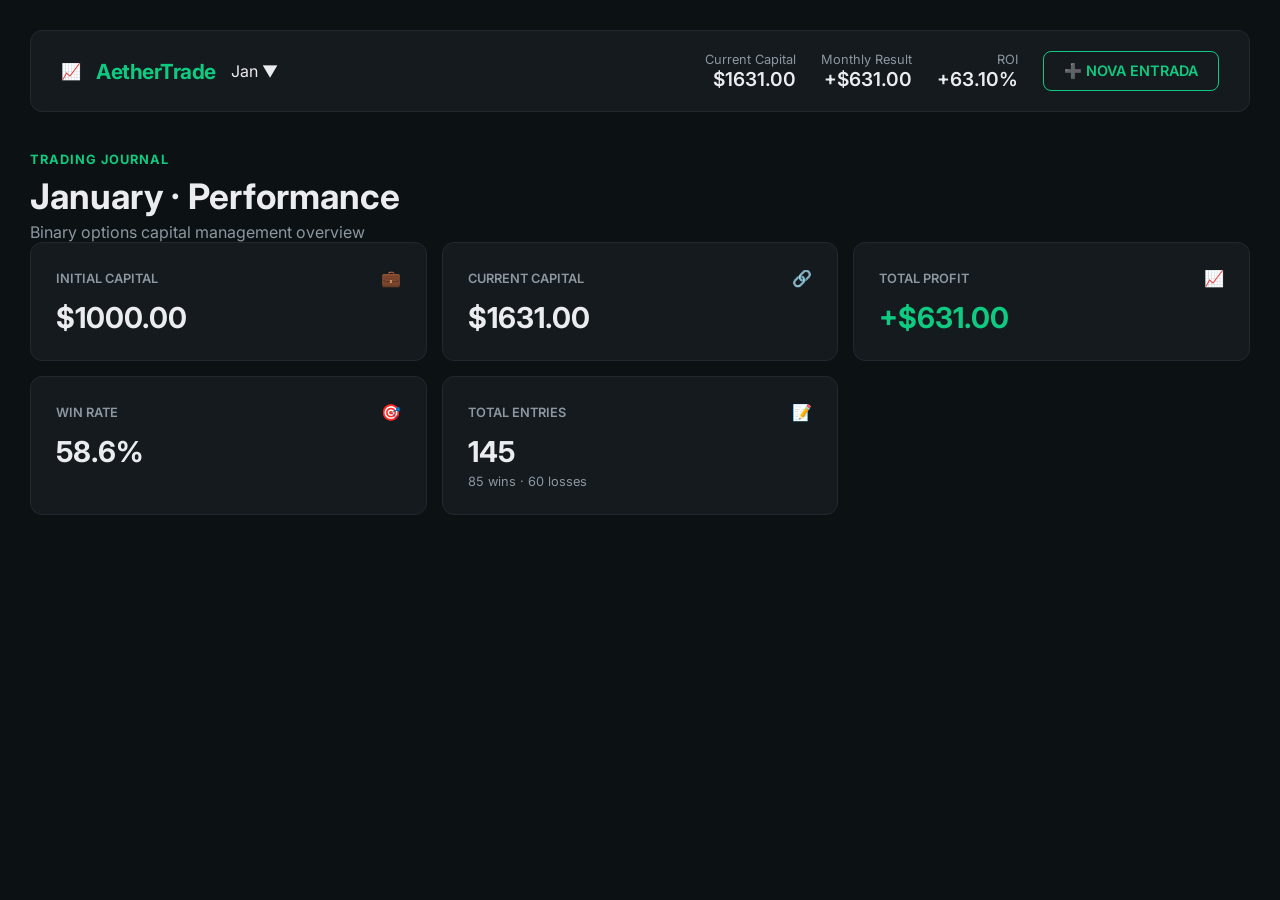
<file: index.html>
<!DOCTYPE html>
<html lang="pt-BR">
<head>
    <meta charset="UTF-8">
    <meta name="viewport" content="width=device-width, initial-scale=1.0">
    <title>AetherTrade - Trading Journal Pro</title>
    <link href="https://fonts.googleapis.com/css2?family=Inter:wght@400;500;600;700&display=swap" rel="stylesheet">
    <link rel="stylesheet" href="./style.css">
</head>
<body>

    <div class="dashboard-container">
        
        <header class="main-header">
            <div class="logo-area">
                <span class="icon">📈</span>
                <span class="brand-name">AetherTrade</span>
                <span class="month-selector">Jan <span class="arrow-down">▼</span></span>
            </div>
            <div class="summary-area">
                <div class="summary-item">
                    <span class="label">Current Capital</span>
                    <span class="value">$1631.00</span>
                </div>
                <div class="summary-item">
                    <span class="label">Monthly Result</span>
                    <span class="value result-win">+$631.00</span>
                </div>
                <div class="summary-item">
                    <span class="label">ROI</span>
                    <span class="value result-win">+63.10%</span>
                </div>
                <button class="btn-new-entry">➕ NOVA ENTRADA</button>
            </div>
        </header>

        <section class="performance-title">
            <p class="journal-tag">TRADING JOURNAL</p>
            <h1>January · Performance</h1>
            <p class="journal-sub">Binary options capital management overview</p>
        </section>

        <section class="kpi-grid">
            
            <div class="kpi-card">
                <div class="kpi-icon-row">
                    <span class="kpi-label">INITIAL CAPITAL</span>
                    <span class="kpi-icon">💼</span>
                </div>
                <p class="kpi-value">$1000.00</p>
            </div>

            <div class="kpi-card">
                <div class="kpi-icon-row">
                    <span class="kpi-label">CURRENT CAPITAL</span>
                    <span class="kpi-icon">🔗</span>
                </div>
                <p class="kpi-value">$1631.00</p>
            </div>

            <div class="kpi-card">
                <div class="kpi-icon-row">
                    <span class="kpi-label">TOTAL PROFIT</span>
                    <span class="kpi-icon kpi-icon-win">📈</span>
                </div>
                <p class="kpi-value value-win">+$631.00</p>
            </div>

            <div class="kpi-card">
                <div class="kpi-icon-row">
                    <span class="kpi-label">WIN RATE</span>
                    <span class="kpi-icon">🎯</span>
                </div>
                <p class="kpi-value">58.6%</p>
            </div>

            <div class="kpi-card">
                <div class="kpi-icon-row">
                    <span class="kpi-label">TOTAL ENTRIES</span>
                    <span class="kpi-icon">📝</span>
                </div>
                <p class="kpi-value">145</p>
                <p class="kpi-subvalue">85 wins · 60 losses</p>
            </div>

        </section>

        </div>

    <script src="app.js"></script>
</body>
</html>
</file>
<file: style.css>
/* Paleta de Cores do Modelo AetherTrade */
:root {
    --bg-main: #0c1114;       /* Fundo super escuro, ligeiramente azulado */
    --bg-card: #151a1e;       /* Fundo dos cartões e cabeçalho */
    --text-primary: #eaecef;   /* Quase branco */
    --text-muted: #8c97a0;    /* Cinza para labels */
    --border-color: #21282f;  /* Cor sutil para linhas divisórias */
    
    --neon-green: #0ecb81;    /* Verde financeiro vibrante (Win) */
    --neon-red: #f6465d;      /* Vermelho financeiro vibrante (Loss) */
}

/* Reset e Fonte */
* {
    margin: 0;
    padding: 0;
    box-sizing: border-box;
    font-family: 'Inter', sans-serif;
}

body {
    background-color: var(--bg-main);
    color: var(--text-primary);
    padding: 30px;
    min-height: 100vh;
}

.dashboard-container {
    max-width: 1400px;
    margin: 0 auto;
}

/* --- ESTILO DO CABEÇALHO --- */
.main-header {
    display: flex;
    justify-content: space-between;
    align-items: center;
    background-color: var(--bg-card);
    padding: 20px 30px;
    border-radius: 12px;
    border: 1px solid var(--border-color);
    margin-bottom: 40px;
}

.logo-area {
    display: flex;
    align-items: center;
    gap: 15px;
}

.brand-name {
    font-size: 1.3rem; /* Ajustado para elegância e proporção */
    font-weight: 700;
    color: var(--neon-green);
    letter-spacing: -0.5px;
}

/* --- SELETOR DE MÊS PREMIUM --- */
.month-select {
    appearance: none;
    -webkit-appearance: none;
    background-color: var(--bg-card);
    color: var(--text-primary);
    border: 1px solid var(--border-color);
    padding: 8px 35px 8px 15px;
    border-radius: 8px;
    font-size: 0.95rem;
    font-weight: 500;
    background-image: url("data:image/svg+xml;charset=UTF-8,%3csvg xmlns='http://www.w3.org/2000/svg' viewBox='0 0 24 24' fill='none' stroke='%23a0a0a0' stroke-width='2' stroke-linecap='round' stroke-linejoin='round'%3e%3cpolyline points='6 9 12 15 18 9'%3e%3c/polyline%3e%3c/svg%3e");
    background-repeat: no-repeat;
    background-position: right 10px center;
    background-size: 1em;
    cursor: pointer;
    margin-left: 20px;
    transition: all 0.3s ease;
}

.month-select:hover, .month-select:focus {
    border-color: #3498db;
    outline: none;
    box-shadow: 0 0 0 2px rgba(52, 152, 219, 0.2);
}

.month-select option {
    background-color: var(--bg-main);
    color: var(--text-primary);
}

.summary-area {
    display: flex;
    align-items: center;
    gap: 25px;
}

.summary-item {
    text-align: right;
}

.summary-item .label {
    display: block;
    font-size: 0.8rem;
    color: var(--text-muted);
}

.summary-item .value {
    font-size: 1.2rem;
    font-weight: 600;
}

/* --- BOTÕES --- */
.actions-buttons {
    display: flex;
    gap: 15px;
    align-items: center;
}

.btn-new-entry {
    background-color: transparent;
    color: var(--neon-green);
    border: 1px solid var(--neon-green);
    padding: 10px 20px;
    border-radius: 8px;
    font-size: 0.9rem;
    font-weight: 600;
    cursor: pointer;
    transition: all 0.2s ease;
    text-transform: uppercase;
}

.btn-new-entry:hover {
    background-color: var(--neon-green);
    color: var(--bg-main);
    box-shadow: 0 0 15px rgba(14, 203, 129, 0.4);
}

.btn-secondary {
    background-color: transparent;
    color: #3498db;
    border: 1px solid #3498db;
    padding: 10px 20px;
    border-radius: 8px;
    font-size: 0.9rem;
    font-weight: 600;
    cursor: pointer;
    transition: all 0.3s ease;
}

.btn-secondary:hover {
    background-color: rgba(52, 152, 219, 0.1);
}

/* --- ENVOLVRO DO TÍTULO E CALCULADORA --- */
.performance-title-wrapper {
    display: flex;
    justify-content: space-between;
    align-items: center;
    margin-bottom: 35px;
    flex-wrap: wrap; /* Permite quebrar em telas menores */
    gap: 20px;
}

.performance-title {
    margin-bottom: 0;
}

/* --- ÁREA DOS WIDGETS DO TOPO --- */
.top-widgets-area {
    display: flex;
    gap: 15px;
    align-items: stretch;
    flex-wrap: wrap;
}

.mini-capital-card {
    background-color: var(--bg-card);
    border: 1px solid var(--border-color);
    border-radius: 10px;
    padding: 12px 20px;
    display: flex;
    flex-direction: column;
    justify-content: center;
    min-width: 140px;
}

.mini-capital-card.border-blue {
    border-color: rgba(52, 152, 219, 0.4);
}

.mini-label {
    font-size: 0.65rem;
    color: var(--text-muted);
    text-transform: uppercase;
    font-weight: 700;
    margin-bottom: 5px;
    letter-spacing: 0.5px;
}

.mini-value {
    font-size: 1.25rem;
    color: var(--text-primary);
    font-weight: 700;
}

/* --- CALCULADORA DE ENTRADA RÁPIDA --- */
.entry-calculator {
    background-color: var(--bg-card);
    border: 1px solid var(--border-color);
    border-radius: 10px;
    padding: 12px 20px;
    display: flex;
    flex-direction: column;
    min-width: 320px;
}

.calc-header {
    font-size: 0.75rem;
    color: var(--text-muted);
    text-transform: uppercase;
    font-weight: 700;
    margin-bottom: 10px;
    letter-spacing: 0.5px;
}

.calc-body {
    display: flex;
    gap: 15px;
    align-items: center;
}

.calc-item {
    display: flex;
    flex-direction: column;
    gap: 4px;
}

.calc-item label {
    font-size: 0.7rem;
    color: var(--text-muted);
}

.calc-item input {
    width: 70px;
    background-color: var(--bg-main);
    border: 1px solid var(--border-color);
    color: var(--text-primary);
    border-radius: 6px;
    padding: 5px;
    font-size: 0.9rem;
    text-align: center;
    outline: none;
    transition: border-color 0.3s;
}

.calc-item input:focus {
    border-color: #3498db;
}

.calc-result-box {
    display: flex;
    flex-direction: column;
    margin-left: auto;
    text-align: right;
    padding-left: 15px;
    border-left: 1px solid var(--border-color);
}

.calc-label-res {
    font-size: 0.7rem;
    color: var(--text-muted);
}

.calc-valor {
    font-size: 1.25rem;
    color: var(--text-primary);
    font-weight: 700;
}

.calc-lucro {
    font-size: 0.75rem;
    color: var(--neon-green);
}

.journal-tag {
    color: var(--neon-green);
    font-size: 0.8rem;
    font-weight: 700;
    text-transform: uppercase;
    letter-spacing: 1px;
    margin-bottom: 8px;
}

.performance-title h1 {
    font-size: 2.2rem;
    font-weight: 700;
}

.journal-sub {
    color: var(--text-muted);
    font-size: 1rem;
    margin-top: 5px;
}

/* --- LAYOUT PRINCIPAL (KPIs + GRÁFICO) --- */
.dashboard-main-content {
    display: flex;
    gap: 20px;
    margin-top: 25px;
}

.kpi-grid {
    flex: 2;
    display: grid;
    grid-template-columns: repeat(3, 1fr);
    gap: 15px;
}

.kpi-card {
    background-color: var(--bg-card);
    padding: 25px;
    border-radius: 12px;
    border: 1px solid var(--border-color);
}

.kpi-icon-row {
    display: flex;
    justify-content: space-between;
    align-items: center;
    margin-bottom: 12px;
}

.kpi-label {
    font-size: 0.8rem;
    color: var(--text-muted);
    font-weight: 600;
    text-transform: uppercase;
}

.kpi-value {
    font-size: 1.8rem;
    font-weight: 700;
}

.value-win { color: var(--neon-green); }

.kpi-subvalue {
    font-size: 0.8rem;
    color: var(--text-muted);
    margin-top: 5px;
}

.chart-container {
    flex: 1.2;
    background-color: var(--bg-card);
    border: 1px solid var(--border-color);
    border-radius: 12px;
    padding: 20px;
    min-height: 300px;
}

/* --- SEÇÃO INFERIOR --- */
.bottom-panels {
    display: flex;
    gap: 20px;
    margin-top: 25px;
    align-items: flex-start;
}

.panel-results {
    flex: 2;
    background-color: var(--bg-card);
    border: 1px solid var(--border-color);
    border-radius: 12px;
    padding: 20px;
}

.right-analysis-column {
    flex: 1;
    display: flex;
    flex-direction: column;
    gap: 20px;
}

/* --- TABELAS --- */
.table-responsive { overflow-x: auto; }
.trading-table {
    width: 100%;
    border-collapse: collapse;
    text-align: left;
}

.trading-table th {
    color: var(--text-muted);
    font-weight: 500;
    padding: 12px 15px;
    border-bottom: 1px solid var(--border-color);
}

.trading-table td {
    padding: 15px;
    border-bottom: 1px solid rgba(255, 255, 255, 0.05);
}

/* Impede o texto da tabela de resultados de quebrar para a linha de baixo */
.panel-results th,
.panel-results td {
    white-space: nowrap;
}

.trading-table tbody tr:hover { background-color: rgba(255, 255, 255, 0.02); cursor: pointer; }

/* --- PROJEÇÃO E ESTATÍSTICAS --- */
.panel-projection, .advanced-stats-panel {
    background-color: var(--bg-card);
    border: 1px solid var(--border-color);
    border-radius: 12px;
    padding: 20px;
}

.projection-stats {
    display: flex; flex-direction: column; gap: 10px; margin-top: 15px;
}

.proj-stat-box {
    display: flex; justify-content: space-between; align-items: center;
    background-color: var(--bg-main); padding: 15px; border-radius: 8px; border: 1px solid var(--border-color);
    flex-wrap: wrap; /* Permite que o número desça para a linha de baixo se não couber */
    gap: 8px;
}
.highlight-box { border-color: #3498db; background-color: rgba(52, 152, 219, 0.05); }

.advanced-stats-grid {
    display: grid;
    /* Tira o '2' fixo e deixa ele calcular quantas colunas cabem (geralmente 2 ou 1) */
    grid-template-columns: repeat(auto-fit, minmax(140px, 1fr)); 
    gap: 12px;
}

.adv-stat-card {
    background-color: var(--bg-main);
    border: 1px solid var(--border-color);
    border-radius: 8px;
    padding: 12px;
    display: flex;
    flex-direction: column;
    gap: 5px;
    transition: transform 0.2s ease, border-color 0.2s ease;
}

.adv-stat-card:hover {
    transform: translateY(-3px);
    border-color: rgba(255, 255, 255, 0.1);
}

.adv-label {
    font-size: 0.65rem;
    color: var(--text-muted);
    font-weight: 700;
    text-transform: uppercase;
}

.adv-value {
    font-size: 1.1rem;
    font-weight: 700;
}

/* Ajuste para o texto do Melhor Ativo não vazar */
#adv-melhor-ativo {
    font-size: 0.9rem;
    white-space: nowrap;
    overflow: hidden;
    text-overflow: ellipsis;
}

/* --- UTILS --- */
.text-win { color: var(--neon-green); }
.text-loss { color: var(--neon-red); }
.text-center { text-align: center !important; }

.badge {
    padding: 5px 12px;
    border-radius: 20px;
    font-size: 0.8rem;
    font-weight: 600;
}
.badge-positive { background-color: rgba(0, 255, 163, 0.1); color: var(--neon-green); border: 1px solid rgba(0, 255, 163, 0.2); }
.badge-negative { background-color: rgba(255, 71, 87, 0.1); color: var(--neon-red); border: 1px solid rgba(255, 71, 87, 0.2); }

/* --- PROGRESS BAR --- */
.progress-labels { display: flex; justify-content: space-between; margin-bottom: 8px; font-size: 0.9rem; margin-top: 15px;}
.progress-bar-bg { width: 100%; height: 10px; background-color: var(--bg-main); border-radius: 10px; overflow: hidden;}
.progress-bar-fill { height: 100%; background-color: #3498db; width: 0%; transition: width 0.5s ease; }

/* --- FORMULÁRIOS E INPUTS --- */
.form-row {
    display: flex;
    gap: 12px;
    margin-bottom: 10px;
}

.input-group {
    flex: 1;
    display: flex;
    flex-direction: column;
    gap: 5px;
    margin-bottom: 10px;
}

.input-group label {
    font-size: 0.85rem;
    color: var(--text-muted);
    font-weight: 600;
}

.input-group input, .input-group select {
    width: 100%; 
    box-sizing: border-box; 
    background-color: var(--bg-main);
    color: var(--text-primary);
    border: 1px solid var(--border-color);
    padding: 10px;
    border-radius: 8px;
    font-size: 0.9rem;
    outline: none;
    transition: border-color 0.3s;
}

.input-group input:focus, .input-group select:focus {
    border-color: var(--neon-green);
}

::-webkit-calendar-picker-indicator {
    filter: invert(1);
    cursor: pointer;
}

.btn-salvar {
    width: 100%;
    background-color: var(--neon-green);
    color: var(--bg-main);
    border: none;
    padding: 15px;
    border-radius: 8px;
    font-size: 1rem;
    font-weight: 700;
    cursor: pointer;
    margin-top: 10px;
    transition: all 0.2s;
    text-transform: uppercase;
}

.btn-salvar:hover {
    background-color: #0cba76;
}

.input-with-icon {
    display: flex;
    align-items: center;
    background-color: var(--bg-main);
    border: 1px solid var(--border-color);
    border-radius: 8px;
    padding: 5px 15px;
    margin-top: 8px;
}
.input-with-icon input {
    background: transparent; border: none; color: white; width: 100%; padding: 8px 0; outline: none; font-size: 1rem;
}

/* --- MODAIS --- */
.modal-overlay {
    position: fixed;
    top: 0; left: 0;
    width: 100%; height: 100%;
    background-color: rgba(0, 0, 0, 0.85);
    z-index: 1000;
    justify-content: center;
    align-items: center;
    backdrop-filter: blur(5px);
}

.modal-content {
    background-color: var(--bg-card);
    width: 100%;
    max-width: 450px; 
    padding: 20px 25px; 
    border-radius: 12px;
    border: 1px solid var(--border-color);
    box-shadow: 0 15px 40px rgba(0, 0, 0, 0.6);
    color: var(--text-primary);
}

.modal-header {
    display: flex;
    justify-content: space-between;
    align-items: center;
    margin-bottom: 15px; 
    border-bottom: 1px solid var(--border-color);
    padding-bottom: 10px;
}

.modal-header h2 { font-size: 1.3rem; }

.btn-close {
    background: none; border: none;
    color: var(--text-muted);
    font-size: 2rem;
    cursor: pointer;
    transition: color 0.2s;
}

.btn-close:hover { color: var(--neon-red); }

/* --- BOTÃO DE DELETAR NO MODAL --- */
.btn-delete {
    background: transparent; border: none;
    color: var(--text-muted);
    font-size: 1.2rem;
    cursor: pointer;
    transition: all 0.3s ease;
    padding: 5px;
}

.btn-delete:hover { 
    color: var(--neon-red); 
    transform: scale(1.1); 
}

/* Indicadores Side (Buy/Sell) */
.side-buy { color: var(--neon-green); font-weight: 600; }
.side-sell { color: var(--neon-red); font-weight: 600; }

/* --- RESPONSIVIDADE --- */
@media (max-width: 1100px) {
    .kpi-grid { grid-template-columns: repeat(3, 1fr); }
}
@media (max-width: 1024px) {
    .dashboard-main-content { flex-direction: column; }
    .kpi-grid { grid-template-columns: repeat(2, 1fr); }
    
    .bottom-panels { 
        flex-direction: column; 
        align-items: stretch; /* Garante que os painéis estiquem até o final */
    }
    
    .panel-header { flex-direction: column; align-items: flex-start; gap: 15px; }
    
    /* Obriga os dois painéis a ocuparem 100% da largura da tela no celular */
    .right-analysis-column { width: 100%; } 
    .panel-results { width: 100%; }
}
@media (max-width: 768px) {
    .main-header { flex-direction: column; gap: 15px; }
    .summary-area { flex-wrap: wrap; justify-content: center; }
    .kpi-grid { grid-template-columns: 1fr 1fr; } /* Devolvendo os seus cards de cima em dupla! */
    .performance-title-wrapper { flex-direction: column; align-items: flex-start;}
    .entry-calculator { width: 100%; }

}
</file>
